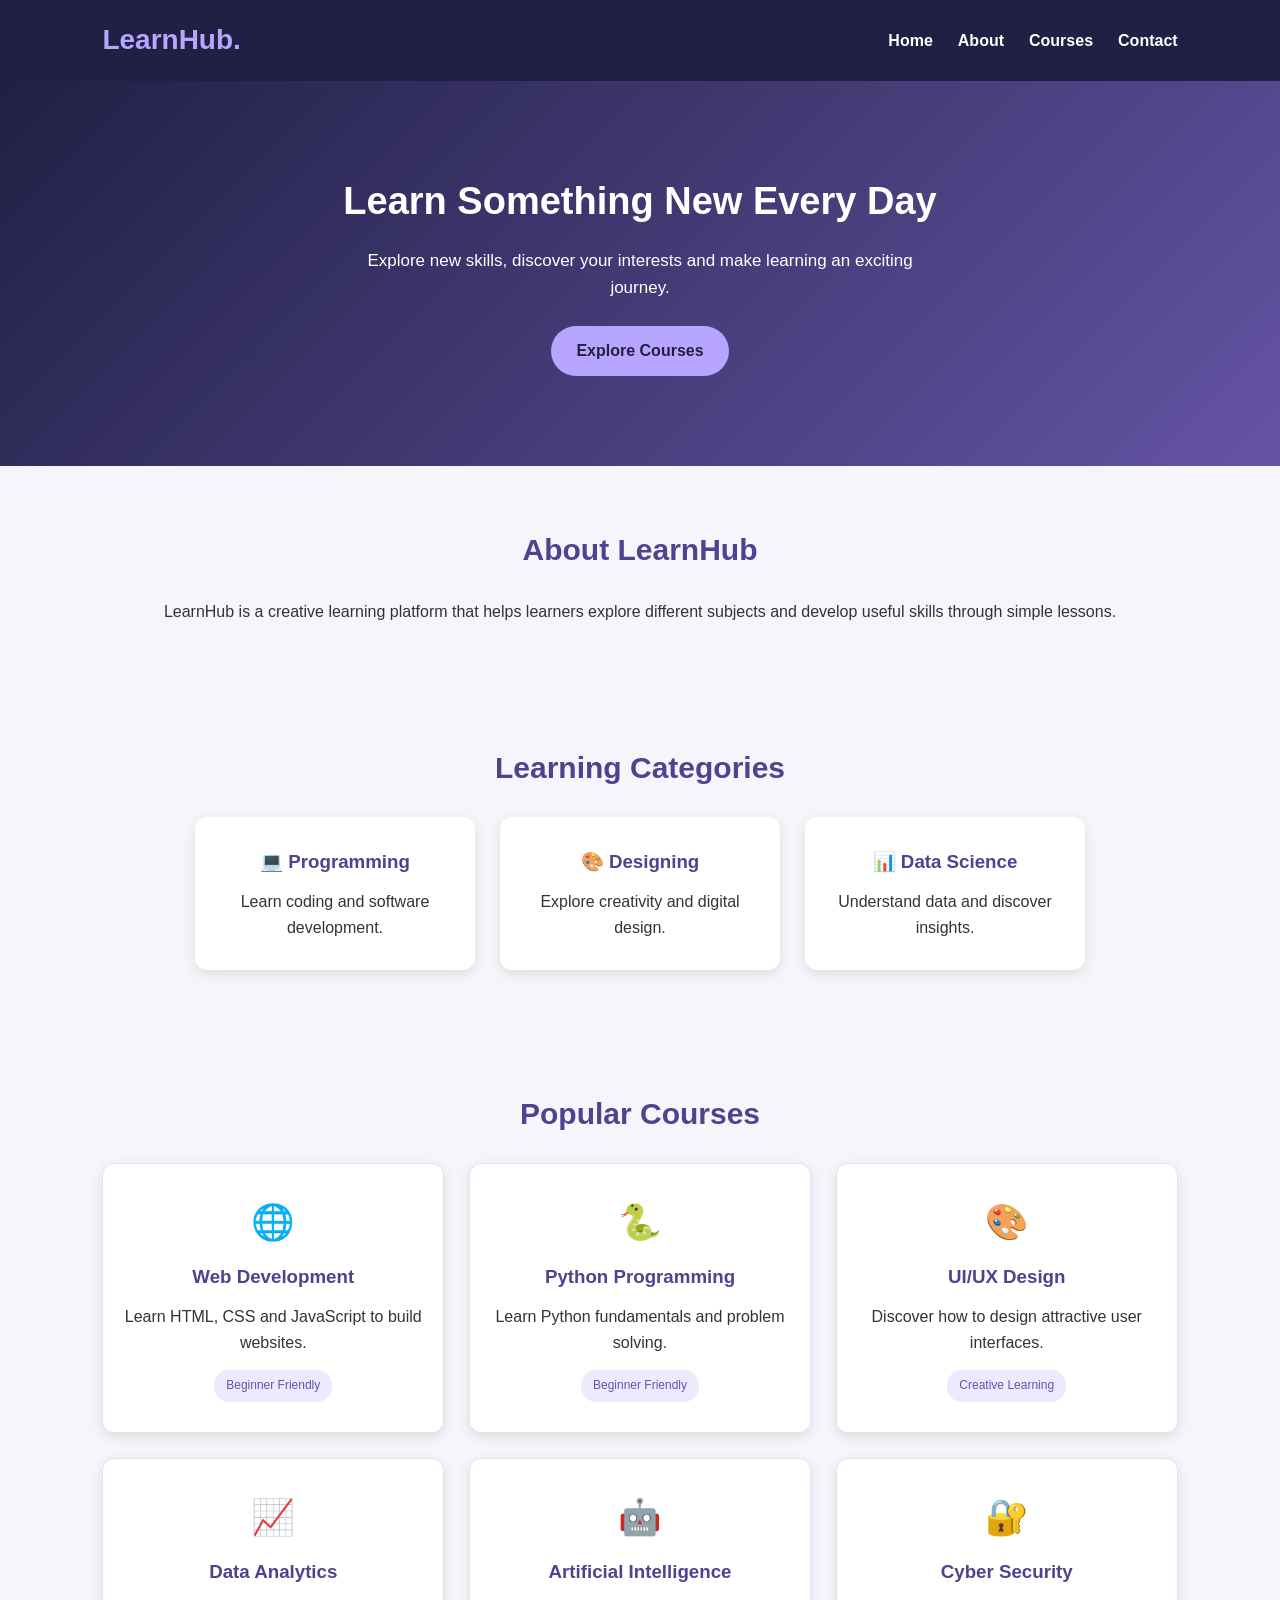
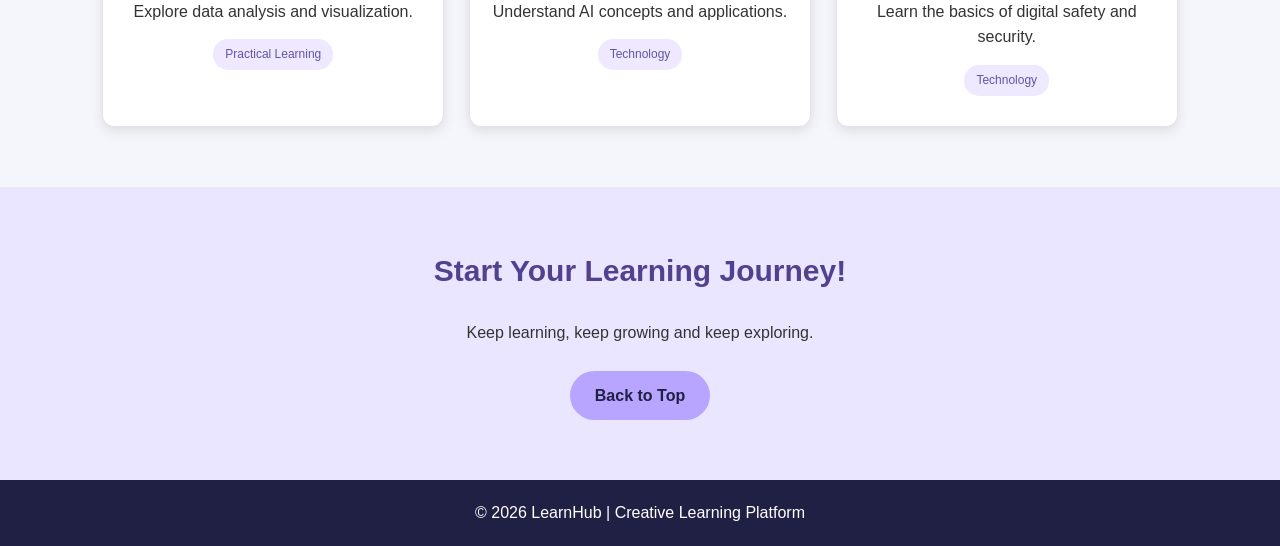
<file: index.html>
<!DOCTYPE html>
<html lang="en">
<head>
    <meta charset="UTF-8">
    <meta name="viewport" content="width=device-width, initial-scale=1.0">
    <title>LearnHub - Creative Learning</title>
    <link rel="stylesheet" href="style.css">
</head>
<body>

    <!-- Navigation -->
    <header>
        <nav class="navbar">
            <h2 class="logo">LearnHub.</h2>

            <div class="nav-links">
                <a href="#home">Home</a>
                <a href="#about">About</a>
                <a href="#courses">Courses</a>
                <a href="#contact">Contact</a>
            </div>
        </nav>
    </header>

    <!-- Home Section -->
    <section id="home" class="hero">
        <h1>Learn Something New Every Day</h1>
        <p>
            Explore new skills, discover your interests
            and make learning an exciting journey.
        </p>
        <a href="#courses" class="btn">Explore Courses</a>
    </section>

    <!-- About Section -->
    <section id="about" class="section">
        <h2>About LearnHub</h2>
        <p>
            LearnHub is a creative learning platform that
            helps learners explore different subjects and
            develop useful skills through simple lessons.
        </p>
    </section>

    <!-- Categories Section -->
    <section class="section categories">
        <h2>Learning Categories</h2>

        <div class="category-container">
            <div class="category-card">
                <h3>💻 Programming</h3>
                <p>Learn coding and software development.</p>
            </div>

            <div class="category-card">
                <h3>🎨 Designing</h3>
                <p>Explore creativity and digital design.</p>
            </div>

            <div class="category-card">
                <h3>📊 Data Science</h3>
                <p>Understand data and discover insights.</p>
            </div>
        </div>
    </section>

    <!-- Courses Section -->
    <section id="courses" class="section">
        <h2>Popular Courses</h2>

        <div class="course-grid">

            <div class="course-card">
                <div class="course-icon">🌐</div>
                <h3>Web Development</h3>
                <p>Learn HTML, CSS and JavaScript to build websites.</p>
                <span>Beginner Friendly</span>
            </div>

            <div class="course-card">
                <div class="course-icon">🐍</div>
                <h3>Python Programming</h3>
                <p>Learn Python fundamentals and problem solving.</p>
                <span>Beginner Friendly</span>
            </div>

            <div class="course-card">
                <div class="course-icon">🎨</div>
                <h3>UI/UX Design</h3>
                <p>Discover how to design attractive user interfaces.</p>
                <span>Creative Learning</span>
            </div>

            <div class="course-card">
                <div class="course-icon">📈</div>
                <h3>Data Analytics</h3>
                <p>Explore data analysis and visualization.</p>
                <span>Practical Learning</span>
            </div>

            <div class="course-card">
                <div class="course-icon">🤖</div>
                <h3>Artificial Intelligence</h3>
                <p>Understand AI concepts and applications.</p>
                <span>Technology</span>
            </div>

            <div class="course-card">
                <div class="course-icon">🔐</div>
                <h3>Cyber Security</h3>
                <p>Learn the basics of digital safety and security.</p>
                <span>Technology</span>
            </div>

        </div>
    </section>

    <!-- Contact Section -->
    <section id="contact" class="section contact">
        <h2>Start Your Learning Journey!</h2>
        <p>Keep learning, keep growing and keep exploring.</p>
        <a href="#home" class="btn">Back to Top</a>
    </section>

    <!-- Footer -->
    <footer>
        <p>© 2026 LearnHub | Creative Learning Platform</p>
    </footer>

</body>
</html>
</file>
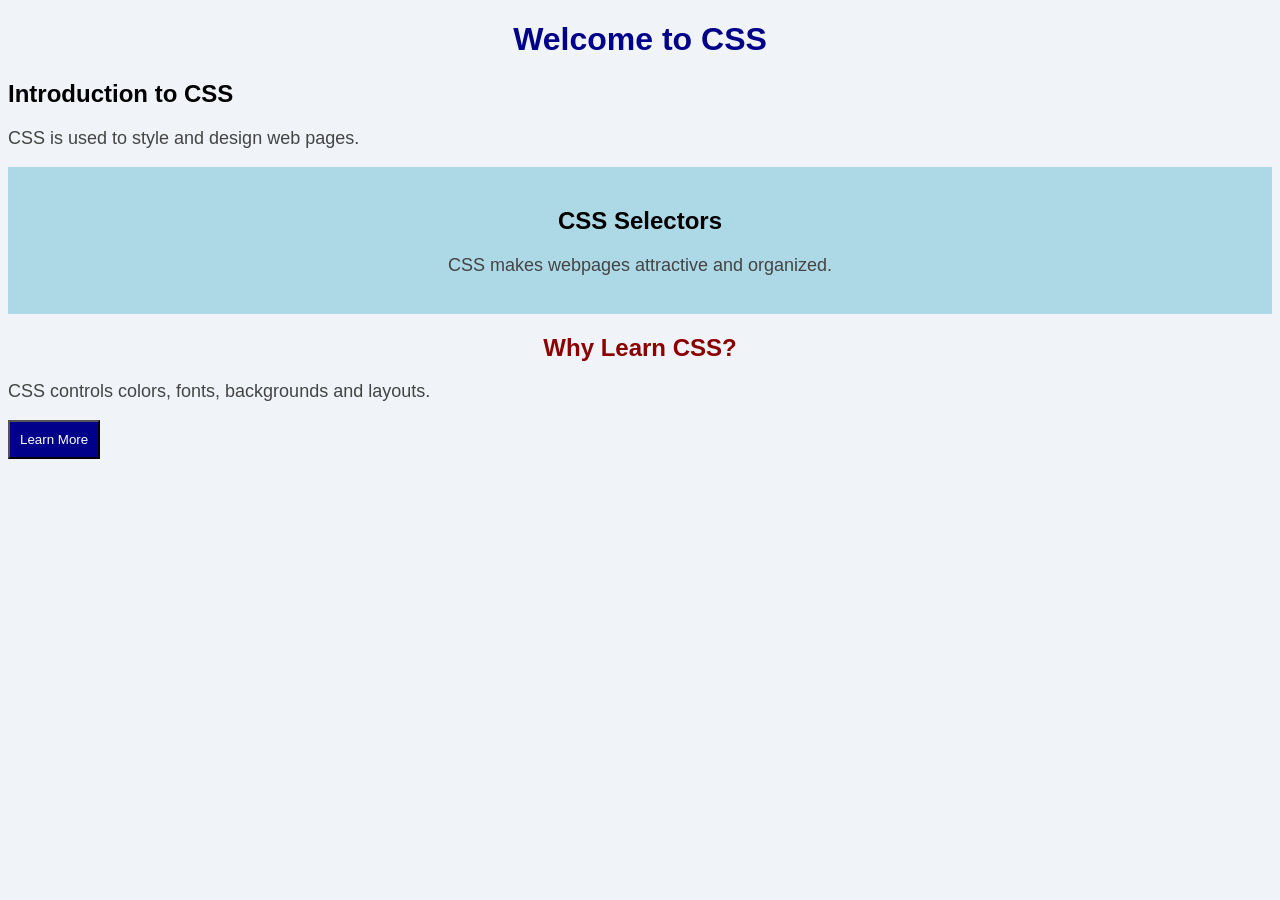
<file: task1.html>
<!DOCTYPE html>
<html>
<head>
    <title>CSS Fundamentals</title>
    <link rel="stylesheet" href="style1.css">
</head>
<body>

    <h1>Welcome to CSS</h1>

    <h2>Introduction to CSS</h2>
    <p>CSS is used to style and design web pages.</p>

    <div class="box">
        <h2>CSS Selectors</h2>
        <p>CSS makes webpages attractive and organized.</p>
    </div>

    <h2 id="special">Why Learn CSS?</h2>
    <p>CSS controls colors, fonts, backgrounds and layouts.</p>

    <button>Learn More</button>

</body>
</html>
</file>
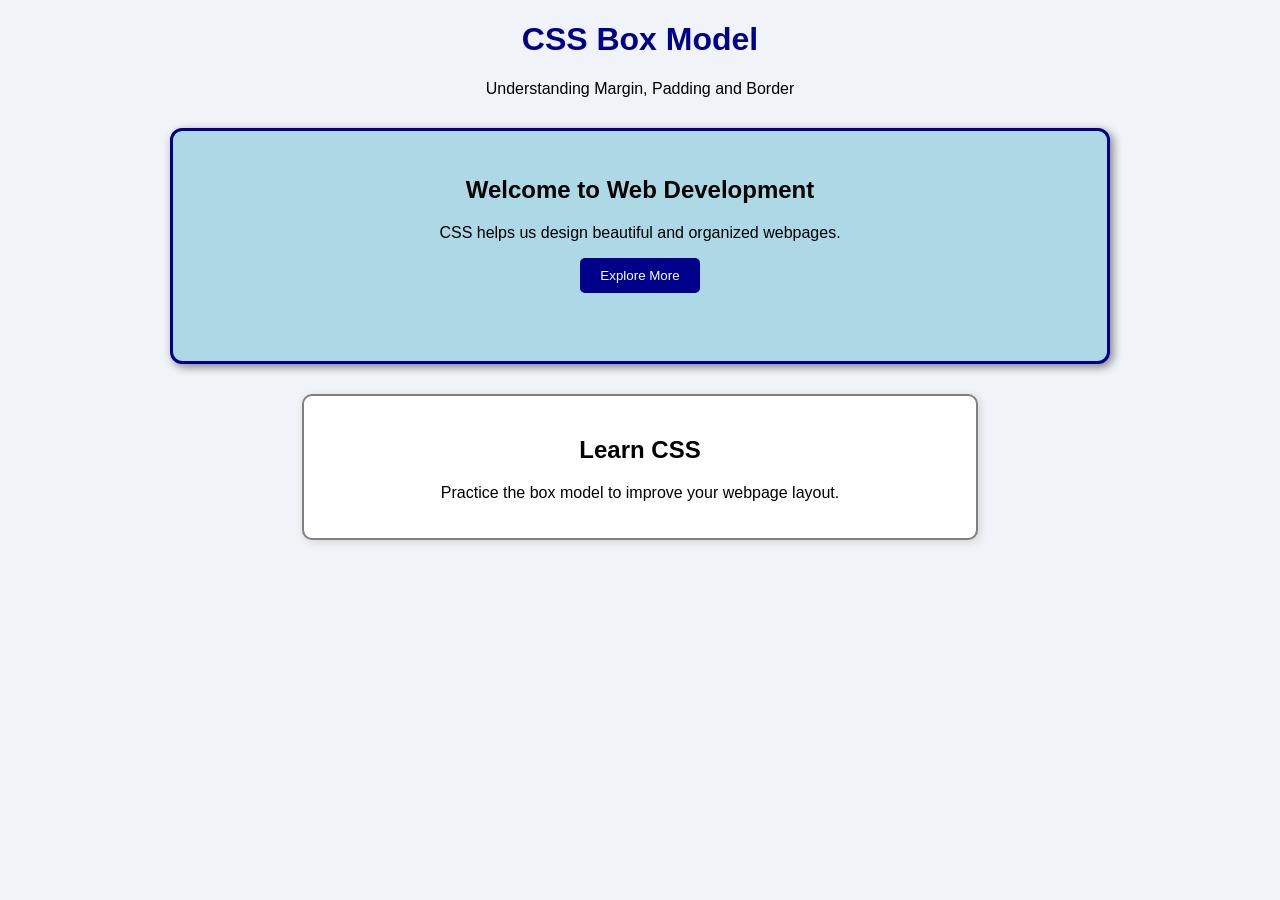
<file: task2.html>
<!DOCTYPE html>
<html>
<head>
    <title>CSS Box Model</title>
    <link rel="stylesheet" href="style2.css">
</head>
<body>

    <h1>CSS Box Model</h1>
    <p>Understanding Margin, Padding and Border</p>

    <div class="container">
        <h2>Welcome to Web Development</h2>
        <p>CSS helps us design beautiful and organized webpages.</p>
        <button>Explore More</button>
    </div>

    <div class="card">
        <h2>Learn CSS</h2>
        <p>Practice the box model to improve your webpage layout.</p>
    </div>

</body>
</html>
</file>
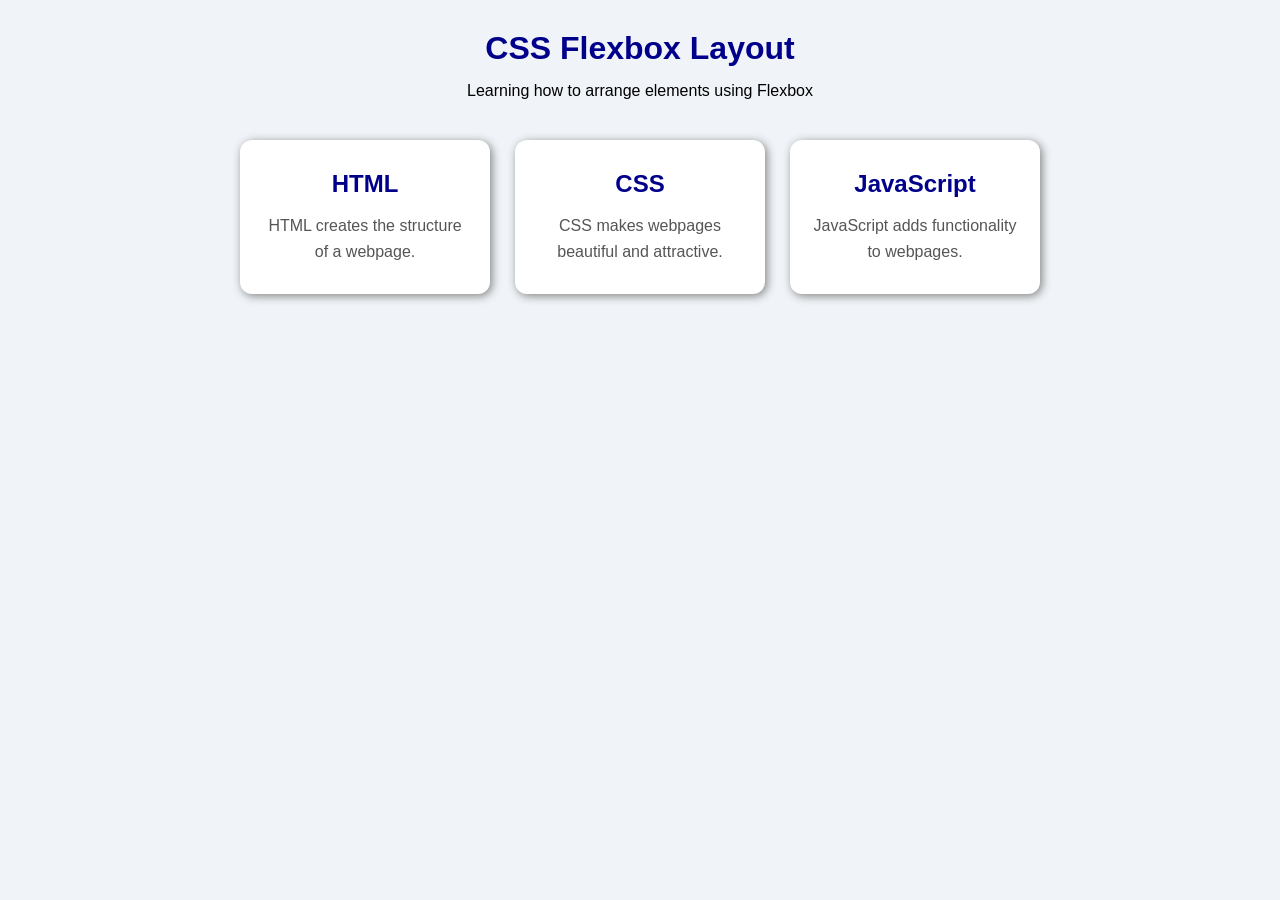
<file: task3.html>
<!DOCTYPE html>
<html>
<head>
    <title>CSS Flexbox</title>
    <link rel="stylesheet" href="style3.css">
</head>
<body>

    <h1>CSS Flexbox Layout</h1>
    <p>Learning how to arrange elements using Flexbox</p>

    <div class="flex-container">

        <div class="card">
            <h2>HTML</h2>
            <p>HTML creates the structure of a webpage.</p>
        </div>

        <div class="card">
            <h2>CSS</h2>
            <p>CSS makes webpages beautiful and attractive.</p>
        </div>

        <div class="card">
            <h2>JavaScript</h2>
            <p>JavaScript adds functionality to webpages.</p>
        </div>

    </div>

</body>
</html>
</file>
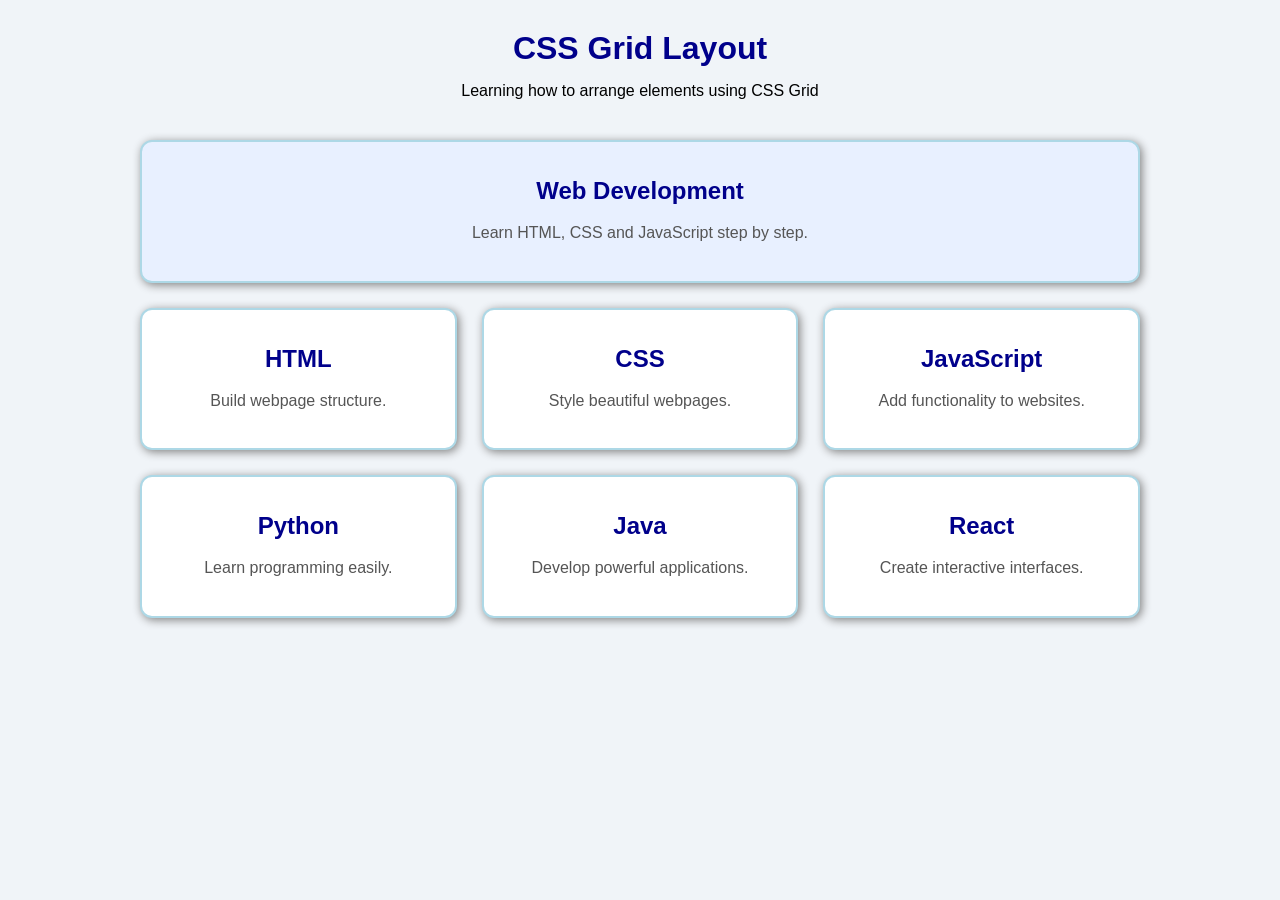
<file: task4.html>
<!DOCTYPE html>
<html lang="en">
<head>
    <meta charset="UTF-8">
    <meta name="viewport" content="width=device-width, initial-scale=1.0">
    <title>CSS Grid Layout</title>
    <link rel="stylesheet" href="style4.css">
</head>
<body>

    <h1>CSS Grid Layout</h1>
    <p>Learning how to arrange elements using CSS Grid</p>

    <div class="grid-container">

        <div class="card featured">
            <h2>Web Development</h2>
            <p>Learn HTML, CSS and JavaScript step by step.</p>
        </div>

        <div class="card">
            <h2>HTML</h2>
            <p>Build webpage structure.</p>
        </div>

        <div class="card">
            <h2>CSS</h2>
            <p>Style beautiful webpages.</p>
        </div>

        <div class="card">
            <h2>JavaScript</h2>
            <p>Add functionality to websites.</p>
        </div>

        <div class="card">
            <h2>Python</h2>
            <p>Learn programming easily.</p>
        </div>

        <div class="card">
            <h2>Java</h2>
            <p>Develop powerful applications.</p>
        </div>

        <div class="card">
            <h2>React</h2>
            <p>Create interactive interfaces.</p>
        </div>

    </div>

</body>
</html>
</file>
<file: style.css>
/* Universal Selector */
* {
    margin: 0;
    padding: 0;
    box-sizing: border-box;
    scroll-behavior: smooth;
}

/* Body Styling */
body {
    font-family: Arial, sans-serif;
    background-color: #f5f6fc;
    color: #333;
    line-height: 1.6;
}

/* Navigation Bar */
header {
    background-color: #202044;
    padding: 18px 8%;
}

.navbar {
    display: flex;
    justify-content: space-between;
    align-items: center;
}

.logo {
    color: #b8a5ff;
    font-size: 28px;
}

.nav-links {
    display: flex;
    gap: 25px;
}

.nav-links a {
    color: white;
    text-decoration: none;
    font-weight: bold;
}

.nav-links a:hover {
    color: #b8a5ff;
}

/* Hero Section */
.hero {
    background: linear-gradient(135deg, #202044, #6554a5);
    color: white;
    text-align: center;
    padding: 90px 20px;
}

.hero h1 {
    font-size: 38px;
    margin-bottom: 15px;
}

.hero p {
    font-size: 17px;
    max-width: 600px;
    margin: 0 auto;
}

/* Buttons */
.btn {
    display: inline-block;
    background-color: #b8a5ff;
    color: #202044;
    padding: 12px 25px;
    margin-top: 25px;
    border-radius: 25px;
    text-decoration: none;
    font-weight: bold;
}

.btn:hover {
    background-color: white;
}

/* Common Sections */
.section {
    padding: 60px 8%;
    text-align: center;
}

.section h2 {
    color: #51418f;
    font-size: 30px;
    margin-bottom: 25px;
}

/* Categories - Flexbox */
.category-container {
    display: flex;
    justify-content: center;
    align-items: stretch;
    gap: 25px;
    flex-wrap: wrap;
}

.category-card {
    background-color: white;
    width: 280px;
    padding: 30px 20px;
    border-radius: 12px;
    box-shadow: 0 4px 12px #ddd;
}

.category-card h3 {
    color: #51418f;
    margin-bottom: 12px;
}

/* Courses - CSS Grid */
.course-grid {
    display: grid;
    grid-template-columns: repeat(3, 1fr);
    gap: 25px;
}

.course-card {
    background-color: white;
    padding: 30px 20px;
    border-radius: 12px;
    border: 1px solid #e5e0f5;
    box-shadow: 0 4px 12px #ddd;
    transition: transform 0.3s;
}

.course-card:hover {
    transform: translateY(-5px);
}

.course-icon {
    font-size: 35px;
    margin-bottom: 12px;
}

.course-card h3 {
    color: #51418f;
    margin-bottom: 12px;
}

.course-card p {
    margin-bottom: 15px;
}

.course-card span {
    display: inline-block;
    color: #6554a5;
    background-color: #eee9ff;
    padding: 6px 12px;
    border-radius: 15px;
    font-size: 12px;
}

/* Contact Section */
.contact {
    background-color: #eae6ff;
}

/* Footer */
footer {
    background-color: #202044;
    color: white;
    text-align: center;
    padding: 20px;
}

/* Tablet Responsive Design */
@media screen and (max-width: 768px) {

    .navbar {
        flex-direction: column;
        gap: 15px;
    }

    .course-grid {
        grid-template-columns: repeat(2, 1fr);
    }

    .hero h1 {
        font-size: 30px;
    }

    .section {
        padding: 45px 5%;
    }
}

/* Mobile Responsive Design */
@media screen and (max-width: 480px) {

    .nav-links {
        flex-wrap: wrap;
        justify-content: center;
        gap: 15px;
    }

    .hero {
        padding: 60px 15px;
    }

    .hero h1 {
        font-size: 25px;
    }

    .hero p {
        font-size: 14px;
    }

    .course-grid {
        grid-template-columns: 1fr;
    }

    .category-container {
        flex-direction: column;
        align-items: center;
    }

    .category-card {
        width: 100%;
    }

    .section h2 {
        font-size: 24px;
    }
}
</file>
<file: style1.css>
/* Universal Selector */
* {
    box-sizing: border-box;
}

/* Element Selector */
body {
    background-color: #f0f4f8;
    font-family: Arial, sans-serif;
}

/* Element Selector */
h1 {
    color: darkblue;
    text-align: center;
}

/* Class Selector */
.box {
    background-color: lightblue;
    padding: 20px;
    text-align: center;
}

/* ID Selector */
#special {
    color: darkred;
    text-align: center;
}

/* Element Selector */
p {
    color: #444;
    font-size: 18px;
}

/* Element Selector */
button {
    background-color: darkblue;
    color: white;
    padding: 10px;
}
</file>
<file: style2.css>
body {
    background-color: #f0f4f8;
    font-family: Arial, sans-serif;
    text-align: center;
}

h1 {
    color: darkblue;
}

.container {
    width: 70%;
    height: 180px;
    margin: 30px auto;
    padding: 25px;
    border: 3px solid darkblue;
    border-radius: 12px;
    background-color: lightblue;
    box-shadow: 3px 3px 10px gray;
}

.card {
    width: 50%;
    margin: 30px auto;
    padding: 20px;
    border: 2px solid gray;
    border-radius: 10px;
    background-color: white;
    box-shadow: 2px 2px 8px lightgray;
}

button {
    padding: 10px 20px;
    background-color: darkblue;
    color: white;
    border: none;
    border-radius: 5px;
}
</file>
<file: style3.css>
* {
    margin: 0;
    padding: 0;
    box-sizing: border-box;
}

body {
    background-color: #f0f4f8;
    font-family: Arial, sans-serif;
    text-align: center;
    padding: 30px;
}

h1 {
    color: darkblue;
    margin-bottom: 15px;
}

.flex-container {
    display: flex;
    flex-direction: row;
    justify-content: center;
    align-items: center;
    gap: 25px;
    margin-top: 40px;
    flex-wrap: wrap;
}

.card {
    background-color: white;
    width: 250px;
    padding: 30px 20px;
    border-radius: 12px;
    box-shadow: 2px 2px 10px gray;
}

.card h2 {
    color: darkblue;
    margin-bottom: 15px;
}

.card p {
    color: #555;
    line-height: 1.6;
}
</file>
<file: style4.css>
* {
    margin: 0;
    padding: 0;
    box-sizing: border-box;
}

body {
    background-color: #f0f4f8;
    font-family: Arial, sans-serif;
    text-align: center;
    padding: 30px;
}

h1 {
    color: darkblue;
    margin-bottom: 15px;
}

.grid-container {
    display: grid;
    grid-template-columns: repeat(3, 1fr);
    grid-template-rows: auto;
    gap: 25px;
    margin: 40px auto;
    max-width: 1000px;
}

.card {
    background-color: white;
    padding: 35px 20px;
    border-radius: 12px;
    border: 2px solid lightblue;
    box-shadow: 2px 2px 10px gray;
}

.card h2 {
    color: darkblue;
    margin-bottom: 15px;
}

.card p {
    color: #555;
    line-height: 1.6;
}

/* Grid Item Placement: spans all 3 columns */
.featured {
    grid-column: 1 / -1;
    background-color: #e8f0ff;
}

/* Tablet */
@media screen and (max-width: 768px) {
    .grid-container {
        grid-template-columns: repeat(2, 1fr);
    }
}

/* Mobile */
@media screen and (max-width: 480px) {
    .grid-container {
        grid-template-columns: 1fr;
    }
}
</file>
